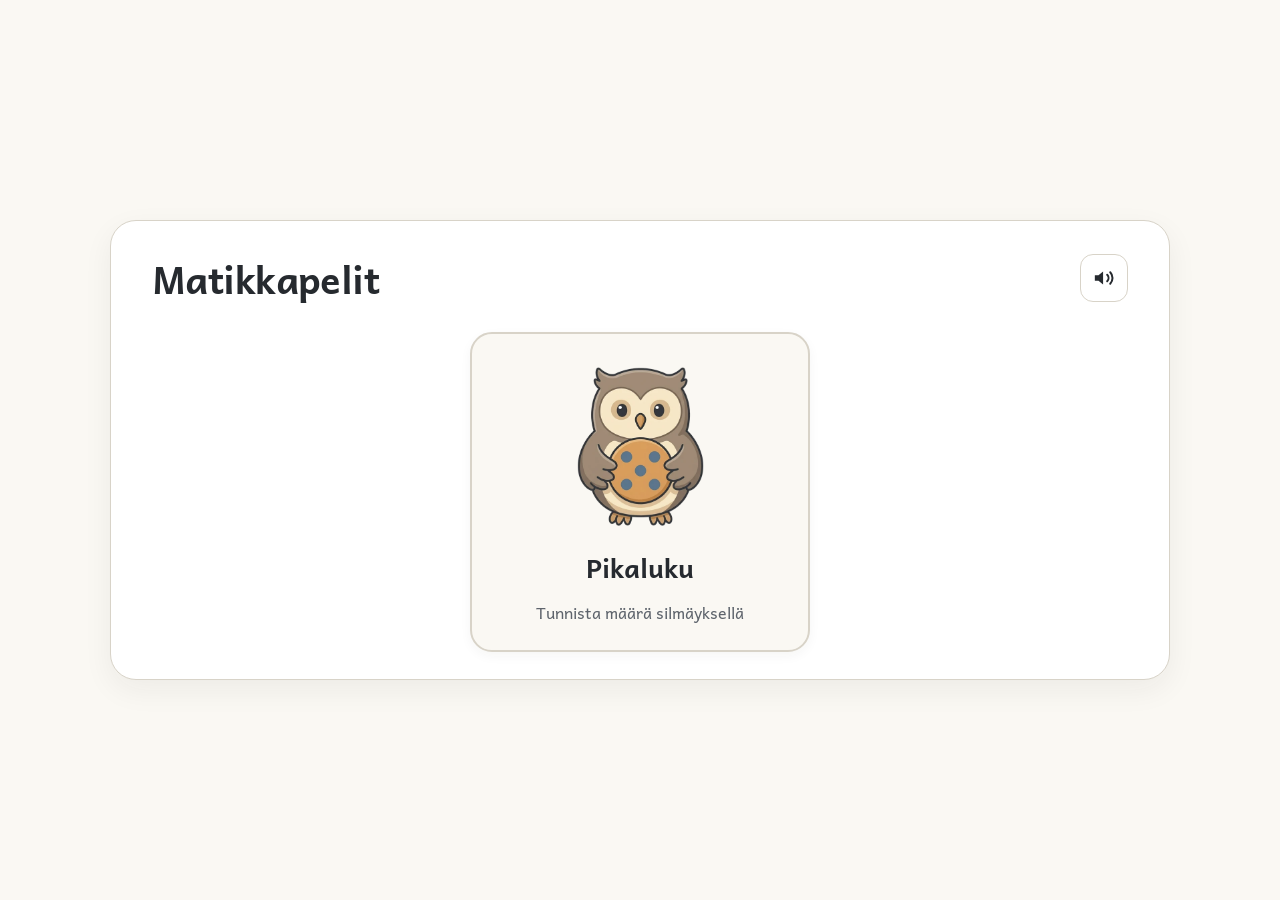
<file: index.html>
<!DOCTYPE html>
<html lang="fi">
<head>
  <meta charset="UTF-8" />
  <meta name="viewport" content="width=device-width, initial-scale=1.0, maximum-scale=1.0, user-scalable=no, viewport-fit=cover" />
  <meta name="theme-color" content="#FAF8F3" />
  <meta name="apple-mobile-web-app-capable" content="yes" />
  <meta name="apple-mobile-web-app-status-bar-style" content="default" />
  <meta name="apple-mobile-web-app-title" content="Matikkapelit" />
  <title>Matikkapelit</title>
  <link rel="manifest" href="./manifest.json" />
  <link rel="icon" type="image/svg+xml" href="./icons/icon-192.svg" />
  <link rel="apple-touch-icon" href="./icons/icon-192.svg" />
  <link rel="stylesheet" href="./shared/style.css" />
</head>
<body>
  <main class="screen hub-screen">
    <div class="hub-shell">
      <header class="hub-header">
        <h1 class="hub-title">Matikkapelit</h1>
        <button id="btn-mute" type="button" class="icon-btn" aria-label="Äänet"></button>
      </header>

      <nav id="hub-grid" class="hub-grid" aria-label="Valitse peli"></nav>
    </div>
  </main>

  <script src="./shared/audio.js"></script>
  <script src="./shared/ui.js"></script>
  <script src="./shared/games.js"></script>
  <script>
    (() => {
      window.MatikkaUI.registerSW('./sw.js');
      window.MatikkaUI.wireMuteButton(document.getElementById('btn-mute'));

      const grid = document.getElementById('hub-grid');
      const readyGames = (window.MATIKKA_GAMES || []).filter(g => g.ready);
      if (readyGames.length === 1) {
        grid.classList.add('single-game');
      }

      grid.innerHTML = readyGames.map(game => `
        <a class="game-tile" href="${game.href}">
          <div class="game-tile-art">
            <img src="${game.art}" alt="" draggable="false" />
          </div>
          <h2 class="game-tile-title">${game.title}</h2>
          <p class="game-tile-desc">${game.desc}</p>
        </a>
      `).join('');

      grid.addEventListener('click', () => {
        window.MatikkaAudio.unlock();
        window.MatikkaAudio.playTap();
      });
    })();
  </script>
</body>
</html>
</file>
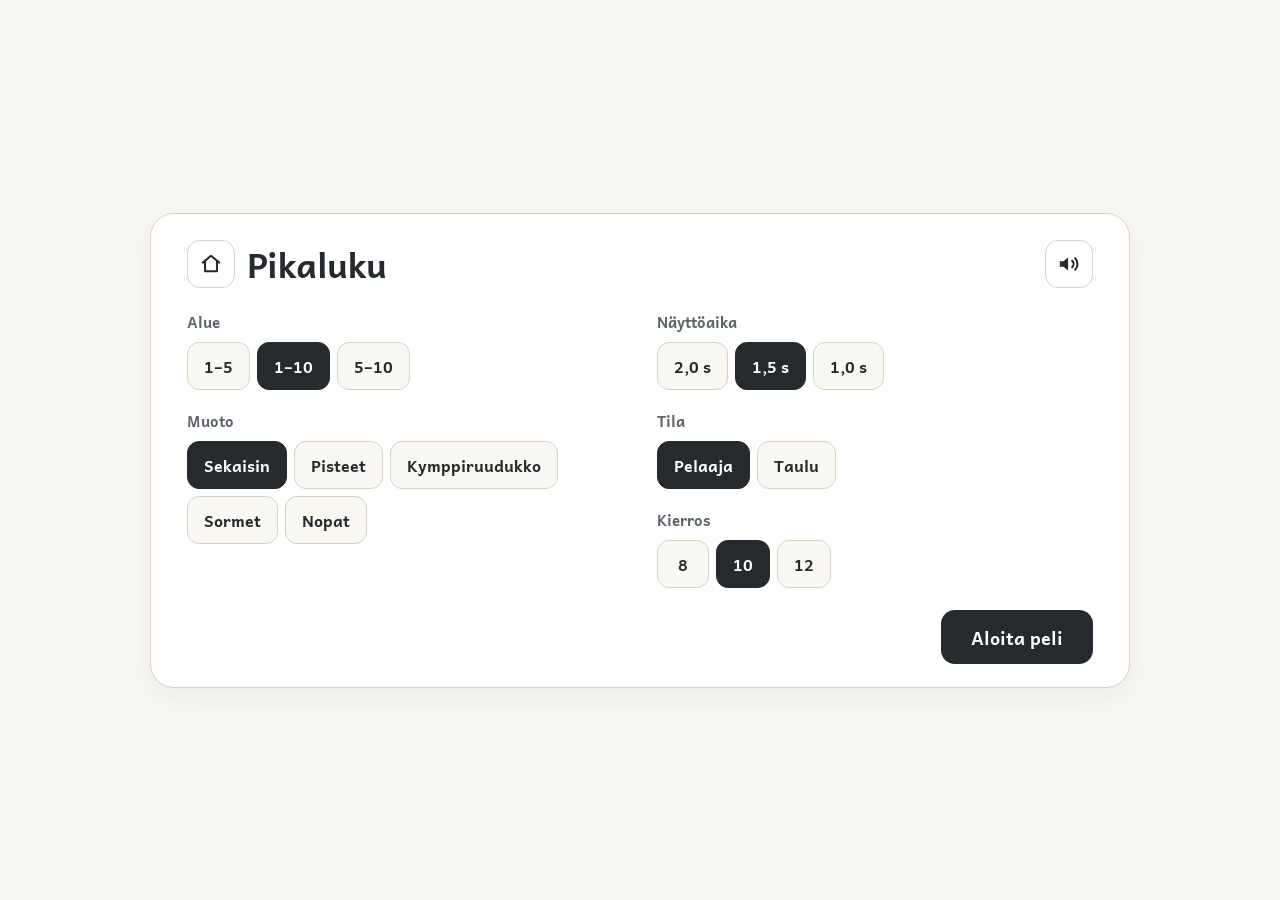
<file: games/pikaluku/index.html>
<!DOCTYPE html>
<html lang="fi">
<head>
  <meta charset="UTF-8" />
  <meta name="viewport" content="width=device-width, initial-scale=1.0, maximum-scale=1.0, user-scalable=no, viewport-fit=cover" />
  <meta name="theme-color" content="#FAF8F3" />
  <meta name="apple-mobile-web-app-capable" content="yes" />
  <meta name="apple-mobile-web-app-status-bar-style" content="default" />
  <meta name="apple-mobile-web-app-title" content="Pikaluku" />
  <title>Pikaluku – Matikkapelit</title>
  <link rel="manifest" href="../../manifest.json" />
  <link rel="icon" type="image/svg+xml" href="../../icons/icon-192.svg" />
  <link rel="apple-touch-icon" href="../../icons/icon-192.svg" />
  <link rel="stylesheet" href="../../shared/style.css" />
  <link rel="stylesheet" href="./style.css" />
</head>
<body>
  <!-- SETUP SCREEN -->
  <main id="setup-screen" class="screen setup-screen">
    <div class="setup-shell">
      <header class="setup-header">
        <div class="setup-header-left">
          <a id="btn-setup-home" class="icon-btn" href="../../index.html" aria-label="Päävalikko"></a>
          <h1>Pikaluku</h1>
        </div>
        <button id="btn-setup-mute" type="button" class="icon-btn" aria-label="Äänet"></button>
      </header>

      <div class="setup-grid">
        <section class="setup-col">
          <div class="setup-group">
            <span class="setup-label">Alue</span>
            <div id="setup-range" class="seg-row" role="group" aria-label="Lukualue"></div>
          </div>

          <div class="setup-group">
            <span class="setup-label">Muoto</span>
            <div id="setup-format" class="seg-row" role="group" aria-label="Esitysmuoto"></div>
          </div>
        </section>

        <section class="setup-col">
          <div class="setup-group">
            <span class="setup-label">Näyttöaika</span>
            <div id="setup-speed" class="seg-row" role="group" aria-label="Näyttöaika"></div>
          </div>

          <div class="setup-group">
            <span class="setup-label">Tila</span>
            <div id="setup-mode" class="seg-row" role="group" aria-label="Pelitila"></div>
          </div>

          <div class="setup-group">
            <span class="setup-label">Kierros</span>
            <div id="setup-length" class="seg-row" role="group" aria-label="Kierroksen pituus"></div>
          </div>
        </section>
      </div>

      <footer class="setup-footer">
        <button id="btn-start" type="button" class="btn-primary">Aloita peli</button>
      </footer>
    </div>
  </main>

  <!-- GAME SCREEN -->
  <main id="game-screen" class="screen pikaluku-screen hidden">
    <header class="game-topbar">
      <div id="progress-dots" class="progress-dots" aria-label="Edistyminen"></div>
      <div class="topbar-tools">
        <button id="btn-peek" type="button" class="btn-peek hidden" aria-label="Vilkaisu">
          <svg viewBox="0 0 24 24" aria-hidden="true">
            <path d="M2 12s3.8-6.5 10-6.5S22 12 22 12s-3.8 6.5-10 6.5S2 12 2 12z"></path>
            <circle cx="12" cy="12" r="3"></circle>
          </svg>
          <span>Vilkaisu</span>
        </button>
        <button id="btn-mute" type="button" class="icon-btn" aria-label="Äänet"></button>
        <button id="btn-exit" type="button" class="icon-btn" aria-label="Sulje peli"></button>
      </div>
    </header>

    <section class="stage-zone">
      <div id="stage-card" class="stage-card">
        <div id="stimulus-layer" class="stimulus-layer"></div>
        <div id="reveal-badge" class="reveal-badge hidden" aria-live="polite"></div>
        <div id="flash-bar" class="flash-bar" aria-hidden="true">
          <div id="flash-bar-fill" class="flash-bar-fill"></div>
        </div>

        <!-- CURTAIN OVERLAY -->
        <div id="curtain" class="curtain">
          <div class="curtain-inner">
            <button id="btn-curtain-look" type="button" class="curtain-cta">
              <svg viewBox="0 0 24 24" aria-hidden="true">
                <path d="M2 12s3.8-6.5 10-6.5S22 12 22 12s-3.8 6.5-10 6.5S2 12 2 12z"></path>
                <circle cx="12" cy="12" r="3"></circle>
              </svg>
              <span>Katso</span>
            </button>
            <div id="curtain-question" class="curtain-question hidden" aria-hidden="true">?</div>
          </div>
        </div>
      </div>
    </section>

    <section class="answer-dock">
      <!-- 1P KEYPAD -->
      <div id="keypad" class="keypad" role="group" aria-label="Valitse määrä"></div>

      <!-- CONTINUE BAR (after correct verification in 1P mode) -->
      <div id="next-bar" class="dock-action-bar hidden">
        <button id="btn-next" type="button" class="btn-primary btn-next">Seuraava</button>
      </div>

      <!-- TAULU / GAME MASTER DOCK -->
      <div id="teacher-bar" class="dock-action-bar hidden">
        <button id="btn-gm-peek" type="button" class="btn-secondary">Vilkaisu</button>
        <button id="btn-gm-reveal" type="button" class="btn-primary">Näytä</button>
        <button id="btn-gm-next" type="button" class="btn-primary hidden">Seuraava</button>
      </div>
    </section>
  </main>

  <!-- 2-STEP PROTECTED EXIT MODAL -->
  <div id="exit-modal" class="modal-backdrop hidden" role="dialog" aria-modal="true" aria-labelledby="exit-title-1">
    <div class="modal-card">
      <div id="exit-step-1" class="modal-body">
        <h2 id="exit-title-1" class="modal-title">Sulje peli?</h2>
        <div class="modal-actions">
          <button id="btn-modal-cancel" type="button" class="btn-secondary">Jatka</button>
          <button id="btn-modal-step2" type="button" class="btn-danger-outline">Lopeta</button>
        </div>
      </div>
      <div id="exit-step-2" class="modal-body hidden">
        <h2 class="modal-title">Minne haluat?</h2>
        <div class="modal-actions-stack">
          <button id="btn-modal-confirm" type="button" class="btn-primary">Asetuksiin</button>
          <a href="../../index.html" class="btn-secondary">Päävalikkoon</a>
          <button id="btn-modal-back" type="button" class="btn-danger-outline">Peruuta</button>
        </div>
      </div>
    </div>
  </div>

  <!-- END OF ROUND SCREEN -->
  <div id="end-screen" class="end-backdrop hidden" role="dialog" aria-modal="true" aria-labelledby="end-line">
    <div class="end-card">
      <div class="end-art">
        <img src="../../img/karhu-win.webp" alt="" draggable="false" />
      </div>
      <p id="end-line" class="end-line">Hienosti nähty!</p>
      <div class="end-actions">
        <a href="../../index.html" class="btn-secondary">Valikkoon</a>
        <button id="btn-end-again" type="button" class="btn-primary">Uusi kierros</button>
      </div>
    </div>
  </div>

  <script src="../../shared/audio.js"></script>
  <script src="../../shared/ui.js"></script>
  <script src="../../shared/scheduler.js"></script>
  <script src="../../shared/quantities.js"></script>
  <script src="./app.js"></script>
</body>
</html>
</file>
<file: shared/style.css>
/* Matikkapelit — Shared Design System (Consistent with Tavupeli) */

@font-face {
  font-family: 'MatikkaReader';
  src: url('../fonts/andika-regular.woff2') format('woff2');
  font-weight: 400 600;
  font-style: normal;
  font-display: swap;
}

@font-face {
  font-family: 'MatikkaReader';
  src: url('../fonts/andika-bold.woff2') format('woff2');
  font-weight: 700 800;
  font-style: normal;
  font-display: swap;
}

:root {
  --bg-board: #FAF8F3;
  --bg-panel: #F2EFE7;
  --bg-frame: #F3EFE6;
  --surface: #FFFFFF;
  --ink: #262A2F;
  --ink-soft: #5E646C;
  --border: #D8D3C8;
  --border-strong: #BEB8AC;
  --accent: #2E6FB8;
  --accent-soft: #E9F1FA;
  --ochre: #DF9E3E;
  --ochre-soft: #FBF3E4;
  --sage: #3D855A;
  --sage-soft: #EAF4EE;
  --bear-bg: #ECE7DE;
  --bear-border: #4A443E;
  --bear-ink: #36312C;
  --danger: #C94842;
  --danger-soft: #FAEBEA;
  --radius-card: 22px;
  --radius-btn: 14px;
  --shadow-card: 0 8px 22px rgba(42, 38, 32, 0.08), 0 2px 5px rgba(42, 38, 32, 0.05);
  --shadow-shell: 0 10px 30px rgba(42, 38, 32, 0.06);
  --font-main: 'MatikkaReader', 'Nunito', 'Avenir Next', 'Segoe UI', system-ui, -apple-system, sans-serif;
}

*, *::before, *::after {
  box-sizing: border-box;
  -webkit-tap-highlight-color: transparent;
}

html, body {
  margin: 0;
  padding: 0;
  width: 100%;
  height: 100dvh;
  overflow: hidden;
  background: var(--bg-board);
  color: var(--ink);
  font-family: var(--font-main);
  user-select: none;
  -webkit-user-select: none;
  touch-action: manipulation;
}

.hidden {
  display: none !important;
}

.screen {
  width: 100%;
  height: 100dvh;
}

/* ==========================================================================
   HUB LAUNCHER SCREEN
   ========================================================================== */
.hub-screen {
  display: flex;
  flex-direction: column;
  align-items: center;
  justify-content: center;
  padding: max(18px, env(safe-area-inset-top)) max(22px, env(safe-area-inset-right)) max(18px, env(safe-area-inset-bottom)) max(22px, env(safe-area-inset-left));
  background: var(--bg-board);
}

.hub-shell {
  width: 100%;
  max-width: 1060px;
  max-height: 100%;
  background: var(--surface);
  border: 1.5px solid var(--border);
  border-radius: 26px;
  box-shadow: var(--shadow-shell);
  padding: clamp(20px, 3vh, 36px) clamp(22px, 3.2vw, 42px);
  display: flex;
  flex-direction: column;
  gap: clamp(18px, 2.6vh, 28px);
  overflow-y: auto;
}

.hub-header {
  display: flex;
  align-items: center;
  justify-content: space-between;
  gap: 16px;
}

.hub-title {
  margin: 0;
  font-size: clamp(1.7rem, 3vw, 2.35rem);
  font-weight: 700;
  letter-spacing: -0.015em;
  color: var(--ink);
}

.hub-grid {
  display: grid;
  grid-template-columns: repeat(auto-fit, minmax(240px, 1fr));
  gap: clamp(16px, 2.2vw, 26px);
}

.hub-grid.single-game {
  grid-template-columns: minmax(260px, 340px);
  justify-content: center;
}

.game-tile {
  display: flex;
  flex-direction: column;
  align-items: center;
  justify-content: center;
  gap: 14px;
  padding: clamp(22px, 3vh, 32px) 22px;
  border-radius: var(--radius-card);
  border: 2px solid var(--border);
  background: var(--bg-board);
  color: var(--ink);
  text-decoration: none;
  text-align: center;
  box-shadow: 0 4px 12px rgba(42, 38, 32, 0.045);
  transition: transform 95ms ease, border-color 120ms ease, background-color 120ms ease, box-shadow 120ms ease;
}

.game-tile:hover {
  border-color: var(--border-strong);
  background: var(--surface);
  box-shadow: var(--shadow-card);
}

.game-tile:active {
  transform: scale(0.975);
  border-color: var(--ink);
  background: var(--surface);
}

.game-tile-art {
  width: clamp(128px, 19vh, 176px);
  height: clamp(128px, 19vh, 176px);
  display: flex;
  align-items: center;
  justify-content: center;
}

.game-tile-art img,
.game-tile-art svg {
  width: 100%;
  height: 100%;
  object-fit: contain;
}

.game-tile-title {
  margin: 0;
  font-size: clamp(1.35rem, 2.2vw, 1.65rem);
  font-weight: 700;
  color: var(--ink);
}

.game-tile-desc {
  margin: 0;
  font-size: 0.98rem;
  color: var(--ink-soft);
  line-height: 1.35;
}

/* ==========================================================================
   SETUP SCREEN (Tavupeli pattern)
   ========================================================================== */
.setup-screen {
  display: flex;
  align-items: center;
  justify-content: center;
  padding: max(14px, env(safe-area-inset-top)) max(18px, env(safe-area-inset-right)) max(14px, env(safe-area-inset-bottom)) max(18px, env(safe-area-inset-left));
  background: var(--bg-board);
}

.setup-shell {
  width: 100%;
  max-width: 980px;
  max-height: 100%;
  background: var(--surface);
  border: 1.5px solid var(--border);
  border-radius: 24px;
  box-shadow: var(--shadow-shell);
  padding: clamp(18px, 2.5vh, 30px) clamp(20px, 2.8vw, 36px);
  display: flex;
  flex-direction: column;
  gap: clamp(14px, 2vh, 22px);
  overflow-y: auto;
}

.setup-header {
  display: flex;
  align-items: center;
  justify-content: space-between;
  gap: 14px;
}

.setup-header-left {
  display: flex;
  align-items: center;
  gap: 12px;
}

.setup-header h1 {
  margin: 0;
  font-size: clamp(1.55rem, 2.7vw, 2.15rem);
  font-weight: 700;
  letter-spacing: -0.015em;
}

.setup-grid {
  display: grid;
  grid-template-columns: repeat(2, minmax(0, 1fr));
  gap: clamp(16px, 2.8vw, 34px);
  align-items: start;
}

.setup-col {
  display: flex;
  flex-direction: column;
  gap: clamp(14px, 2vh, 20px);
}

.setup-group {
  display: flex;
  flex-direction: column;
  gap: 8px;
}

.setup-label {
  font-size: 0.96rem;
  font-weight: 700;
  color: var(--ink-soft);
}

.seg-row {
  display: flex;
  gap: 7px;
  flex-wrap: wrap;
}

.seg-btn {
  min-height: 48px;
  min-width: 52px;
  padding: 0 16px;
  border-radius: 12px;
  border: 1.5px solid var(--border);
  background: var(--bg-board);
  color: var(--ink);
  font-family: inherit;
  font-size: 1.02rem;
  font-weight: 700;
  cursor: pointer;
  display: inline-flex;
  align-items: center;
  justify-content: center;
  gap: 7px;
  transition: transform 90ms ease, background-color 110ms ease, border-color 110ms ease;
}

.seg-btn:active {
  transform: scale(0.96);
}

.seg-btn.active {
  background: var(--ink);
  border-color: var(--ink);
  color: #FFFFFF;
}

.setup-footer {
  display: flex;
  justify-content: flex-end;
  align-items: center;
  gap: 12px;
  padding-top: 4px;
}

/* ==========================================================================
   BUTTONS & TOOLS
   ========================================================================== */
.btn-primary,
.btn-secondary,
.btn-danger,
.btn-danger-outline {
  min-height: 54px;
  padding: 0 28px;
  border-radius: var(--radius-btn);
  font-family: inherit;
  font-size: 1.12rem;
  font-weight: 700;
  cursor: pointer;
  border: 2px solid transparent;
  display: inline-flex;
  align-items: center;
  justify-content: center;
  gap: 8px;
  text-decoration: none;
  transition: transform 90ms ease, opacity 120ms ease, background-color 120ms ease;
}

.btn-primary:active:not(:disabled),
.btn-secondary:active:not(:disabled),
.btn-danger:active:not(:disabled),
.btn-danger-outline:active:not(:disabled) {
  transform: scale(0.975);
}

.btn-primary {
  background: var(--ink);
  color: #FFFFFF;
}

.btn-primary:disabled {
  background: #C9C4BA;
  color: #F8F6F2;
  cursor: not-allowed;
}

.btn-secondary {
  background: var(--bg-board);
  border-color: var(--border-strong);
  color: var(--ink);
}

.btn-danger {
  background: var(--danger);
  color: #FFFFFF;
}

.btn-danger-outline {
  background: #FFFFFF;
  border-color: var(--danger);
  color: var(--danger);
}

.icon-btn {
  width: 48px;
  height: 48px;
  border-radius: 13px;
  border: 1.5px solid var(--border);
  background: var(--surface);
  color: var(--ink);
  cursor: pointer;
  display: inline-flex;
  align-items: center;
  justify-content: center;
  padding: 0;
  flex-shrink: 0;
  text-decoration: none;
  transition: transform 90ms ease, background-color 110ms ease, border-color 110ms ease;
}

.icon-btn:active {
  transform: scale(0.94);
  background: var(--bg-panel);
}

.icon-btn svg {
  width: 22px;
  height: 22px;
  stroke: currentColor;
  fill: none;
  stroke-width: 2.2;
  stroke-linecap: round;
  stroke-linejoin: round;
}

.icon-btn.muted {
  color: var(--ink-soft);
  background: var(--bg-board);
}

/* ==========================================================================
   MODALS & END SCREEN (2-step protected exit + calm celebration)
   ========================================================================== */
.modal-backdrop,
.end-backdrop {
  position: fixed;
  inset: 0;
  background: rgba(34, 38, 43, 0.46);
  display: flex;
  align-items: center;
  justify-content: center;
  padding: 20px;
  z-index: 60;
}

.modal-card {
  width: min(100%, 400px);
  background: #FFFFFF;
  border-radius: 22px;
  border: 1.5px solid var(--border);
  box-shadow: 0 16px 40px rgba(30, 28, 24, 0.18);
  padding: 28px 24px;
  text-align: center;
}

.modal-title {
  margin: 0 0 22px;
  font-size: 1.38rem;
  font-weight: 700;
  color: var(--ink);
}

.modal-actions {
  display: flex;
  gap: 12px;
  justify-content: center;
}

.modal-actions button,
.modal-actions a {
  flex: 1 1 0;
  padding: 0 14px;
}

.modal-actions-stack {
  display: flex;
  flex-direction: column;
  gap: 10px;
}

.modal-actions-stack button,
.modal-actions-stack a {
  width: 100%;
}

@keyframes cardEnter {
  from {
    opacity: 0;
    transform: translateY(14px) scale(0.96);
  }
  to {
    opacity: 1;
    transform: translateY(0) scale(1);
  }
}

.end-card {
  width: min(100%, 460px);
  background: #FFFFFF;
  border-radius: 26px;
  border: 1.5px solid var(--border);
  box-shadow: 0 18px 46px rgba(30, 28, 24, 0.2);
  padding: 32px 28px;
  display: flex;
  flex-direction: column;
  align-items: center;
  gap: 18px;
  text-align: center;
  animation: cardEnter 360ms cubic-bezier(0.22, 1, 0.36, 1) both;
}

.end-art {
  width: clamp(170px, 26vh, 230px);
  height: clamp(170px, 26vh, 230px);
  display: flex;
  align-items: center;
  justify-content: center;
}

.end-art img,
.end-art svg {
  width: 100%;
  height: 100%;
  object-fit: contain;
}

.end-line {
  margin: 0;
  font-size: clamp(1.4rem, 2.5vw, 1.85rem);
  font-weight: 700;
  color: var(--ink);
}

.end-actions {
  width: 100%;
  display: flex;
  gap: 12px;
}

.end-actions button,
.end-actions a {
  flex: 1 1 0;
  padding: 0 14px;
}

/* ==========================================================================
   SHARED QUANTITY HAND IMAGES (1-5 single, 6-10 mirrored pair)
   ========================================================================== */
.qty-hands {
  width: 100%;
  height: 100%;
  display: flex;
  align-items: center;
  justify-content: center;
  gap: clamp(12px, 3vw, 38px);
}

.qty-hand {
  height: 86%;
  max-height: 310px;
  width: auto;
  max-width: 44%;
  object-fit: contain;
  display: block;
  pointer-events: none;
}

.qty-hands.single .qty-hand {
  height: 92%;
  max-height: 335px;
  max-width: 72%;
}

.qty-hand.mirror {
  transform: scaleX(-1);
}

@media (max-width: 860px) {
  .setup-grid {
    grid-template-columns: 1fr;
    gap: 16px;
  }
}
</file>
<file: games/pikaluku/style.css>
/* Pikaluku (Flash Subitizer) — iPad Landscape First + Clevertouch Taulu */

.pikaluku-screen {
  display: flex;
  flex-direction: column;
  width: 100%;
  height: 100dvh;
  background: var(--bg-frame);
  padding: max(12px, env(safe-area-inset-top)) max(18px, env(safe-area-inset-right)) max(14px, env(safe-area-inset-bottom)) max(18px, env(safe-area-inset-left));
  gap: clamp(10px, 1.6vh, 18px);
}

/* TOP BAR */
.game-topbar {
  display: flex;
  align-items: center;
  justify-content: space-between;
  gap: 14px;
  min-height: 48px;
  flex-shrink: 0;
}

.progress-dots {
  display: flex;
  align-items: center;
  flex-wrap: wrap;
  gap: clamp(6px, 0.9vw, 10px);
  padding: 6px 12px;
  background: var(--bg-board);
  border: 1.5px solid var(--border);
  border-radius: 999px;
}

.prog-dot {
  width: clamp(14px, 1.5vw, 19px);
  height: clamp(14px, 1.5vw, 19px);
  border-radius: 50%;
  border: 2px solid var(--border-strong);
  background: var(--surface);
  transition: transform 180ms ease, background-color 180ms ease, border-color 180ms ease;
}

.prog-dot.done {
  background: var(--sage);
  border-color: var(--sage);
}

.prog-dot.current {
  border-color: var(--accent);
  background: var(--accent-soft);
  transform: scale(1.16);
}

.topbar-tools {
  display: flex;
  align-items: center;
  gap: 10px;
  flex-shrink: 0;
}

.btn-peek {
  height: 48px;
  padding: 0 16px;
  border-radius: 13px;
  border: 1.5px solid var(--border-strong);
  background: var(--surface);
  color: var(--ink);
  font-family: inherit;
  font-size: 1rem;
  font-weight: 700;
  cursor: pointer;
  display: inline-flex;
  align-items: center;
  gap: 8px;
  transition: transform 90ms ease, background-color 110ms ease, opacity 120ms ease;
}

.btn-peek svg {
  width: 21px;
  height: 21px;
  stroke: currentColor;
  fill: none;
  stroke-width: 2.2;
  stroke-linecap: round;
  stroke-linejoin: round;
}

.btn-peek:active:not(:disabled) {
  transform: scale(0.95);
  background: var(--bg-panel);
}

.btn-peek:disabled {
  opacity: 0.4;
  cursor: default;
}

/* CENTER STAGE */
.stage-zone {
  flex: 1 1 0;
  min-height: 0;
  display: flex;
  align-items: center;
  justify-content: center;
}

.stage-card {
  position: relative;
  width: min(100%, 760px);
  height: 100%;
  max-height: 470px;
  background: var(--surface);
  border: 2px solid var(--border);
  border-radius: 26px;
  box-shadow: var(--shadow-card);
  overflow: hidden;
  display: flex;
  align-items: center;
  justify-content: center;
  padding: clamp(14px, 2.2vh, 26px);
  transition: border-color 180ms ease;
}

.stage-card.state-correct {
  border-color: var(--sage);
}

.stage-card.state-retry {
  border-color: var(--ochre);
}

.stage-card.clickable {
  cursor: pointer;
}

.stimulus-layer {
  width: 100%;
  height: 100%;
  display: flex;
  align-items: center;
  justify-content: center;
}

.qty-svg {
  width: 100%;
  height: 100%;
  max-width: 580px;
  max-height: 360px;
  display: block;
}

/* REVEAL NUMERAL BADGE */
.reveal-badge {
  position: absolute;
  top: clamp(12px, 2vh, 20px);
  right: clamp(14px, 2vw, 22px);
  min-width: clamp(64px, 7.5vw, 88px);
  height: clamp(64px, 7.5vw, 88px);
  padding: 0 14px;
  border-radius: 20px;
  background: var(--sage-soft);
  border: 3px solid var(--sage);
  color: var(--sage);
  font-size: clamp(2.1rem, 4.2vw, 3.1rem);
  font-weight: 700;
  display: flex;
  align-items: center;
  justify-content: center;
  line-height: 1;
  box-shadow: 0 6px 16px rgba(42, 38, 32, 0.08);
  animation: badgePop 240ms cubic-bezier(0.22, 1, 0.36, 1) both;
}

.reveal-badge.teacher {
  background: var(--accent-soft);
  border-color: var(--accent);
  color: var(--accent);
}

@keyframes badgePop {
  from {
    opacity: 0;
    transform: scale(0.75);
  }
  to {
    opacity: 1;
    transform: scale(1);
  }
}

/* SUBTLE BOTTOM FLASH DURATION HAIRLINE */
.flash-bar {
  position: absolute;
  left: 0;
  right: 0;
  bottom: 0;
  height: 6px;
  background: rgba(216, 211, 200, 0.4);
  opacity: 0;
  transition: opacity 120ms ease;
}

.flash-bar.active {
  opacity: 1;
}

.flash-bar-fill {
  width: 100%;
  height: 100%;
  background: var(--accent);
  transform-origin: left center;
  transform: scaleX(0);
}

/* CURTAIN OVERLAY (Warm tactile tabletop cloth) */
.curtain {
  position: absolute;
  inset: 0;
  background: var(--bear-bg);
  display: flex;
  align-items: center;
  justify-content: center;
  padding: 16px;
  transform: translateY(0%);
  transition: transform 180ms cubic-bezier(0.22, 1, 0.36, 1);
  z-index: 10;
}

.curtain.open {
  transform: translateY(-103%);
  pointer-events: none;
}

.curtain-inner {
  width: 100%;
  height: 100%;
  border-radius: 18px;
  border: 2px dashed rgba(74, 68, 62, 0.24);
  display: flex;
  align-items: center;
  justify-content: center;
}

.curtain-cta {
  min-width: clamp(190px, 24vw, 250px);
  min-height: clamp(76px, 11vh, 96px);
  padding: 0 32px;
  border-radius: 20px;
  border: 2.5px solid var(--bear-border);
  background: var(--surface);
  color: var(--ink);
  font-family: inherit;
  font-size: clamp(1.5rem, 2.8vw, 2rem);
  font-weight: 700;
  cursor: pointer;
  display: inline-flex;
  align-items: center;
  justify-content: center;
  gap: 14px;
  box-shadow: var(--shadow-card);
  transition: transform 90ms ease, background-color 110ms ease;
}

.curtain-cta svg {
  width: clamp(30px, 3.6vw, 38px);
  height: clamp(30px, 3.6vw, 38px);
  stroke: var(--accent);
  fill: none;
  stroke-width: 2.4;
  stroke-linecap: round;
  stroke-linejoin: round;
}

.curtain-cta:active {
  transform: scale(0.96);
  background: var(--bg-board);
}

.curtain-question {
  font-size: clamp(4.2rem, 11vh, 6.4rem);
  font-weight: 700;
  color: var(--bear-border);
  opacity: 0.32;
  line-height: 1;
}

/* ANSWER DOCK — CONSTANT FIXED HEIGHT SO STAGE NEVER JUMPS */
.answer-dock {
  --dock-h: clamp(134px, 21vh, 174px);
  flex: 0 0 var(--dock-h);
  height: var(--dock-h);
  width: min(100%, 760px);
  margin: 0 auto;
  display: flex;
  flex-direction: column;
  justify-content: center;
}

.answer-dock.compact {
  --dock-h: clamp(76px, 11vh, 96px);
}

.keypad {
  display: grid;
  grid-template-columns: repeat(5, minmax(0, 1fr));
  gap: clamp(8px, 1.3vw, 14px);
  width: 100%;
}

.num-btn {
  min-height: clamp(60px, 9.2vh, 78px);
  border-radius: 17px;
  border: 2px solid var(--border-strong);
  background: var(--surface);
  color: var(--ink);
  font-family: inherit;
  font-size: clamp(1.7rem, 3.2vw, 2.3rem);
  font-weight: 700;
  line-height: 1;
  cursor: pointer;
  box-shadow: 0 3px 8px rgba(42, 38, 32, 0.05);
  transition: transform 80ms ease, background-color 120ms ease, border-color 120ms ease, opacity 140ms ease;
}

.num-btn:active:not(:disabled) {
  transform: scale(0.95);
  background: var(--bg-panel);
}

.num-btn:disabled {
  opacity: 0.42;
  cursor: default;
  box-shadow: none;
}

.num-btn.wrong {
  background: var(--danger-soft);
  border-color: var(--danger);
  color: var(--danger);
  opacity: 0.55;
}

.num-btn.correct {
  background: var(--sage);
  border-color: var(--sage);
  color: #FFFFFF;
  opacity: 1;
  transform: scale(1.03);
}

.dock-action-bar {
  display: flex;
  align-items: center;
  justify-content: center;
  gap: 14px;
  width: 100%;
}

.dock-action-bar button {
  min-height: clamp(62px, 9.5vh, 78px);
  font-size: clamp(1.25rem, 2.2vw, 1.55rem);
  padding: 0 36px;
  flex: 1 1 0;
  max-width: 340px;
}

.btn-next {
  background: var(--sage);
}

/* GAME MASTER (TAULU) MODE — LARGER STAGE FOR CLEVERTOUCH */
.pikaluku-screen.mode-teacher .stage-card {
  width: min(100%, 960px);
  max-height: none;
}

.pikaluku-screen.mode-teacher .qty-svg {
  max-width: 740px;
  max-height: 500px;
}

.pikaluku-screen.mode-teacher .answer-dock {
  width: min(100%, 960px);
}

@media (max-height: 680px) {
  .pikaluku-screen {
    gap: 8px;
  }
  .answer-dock {
    min-height: 122px;
  }
  .num-btn {
    min-height: 54px;
  }
}
</file>
